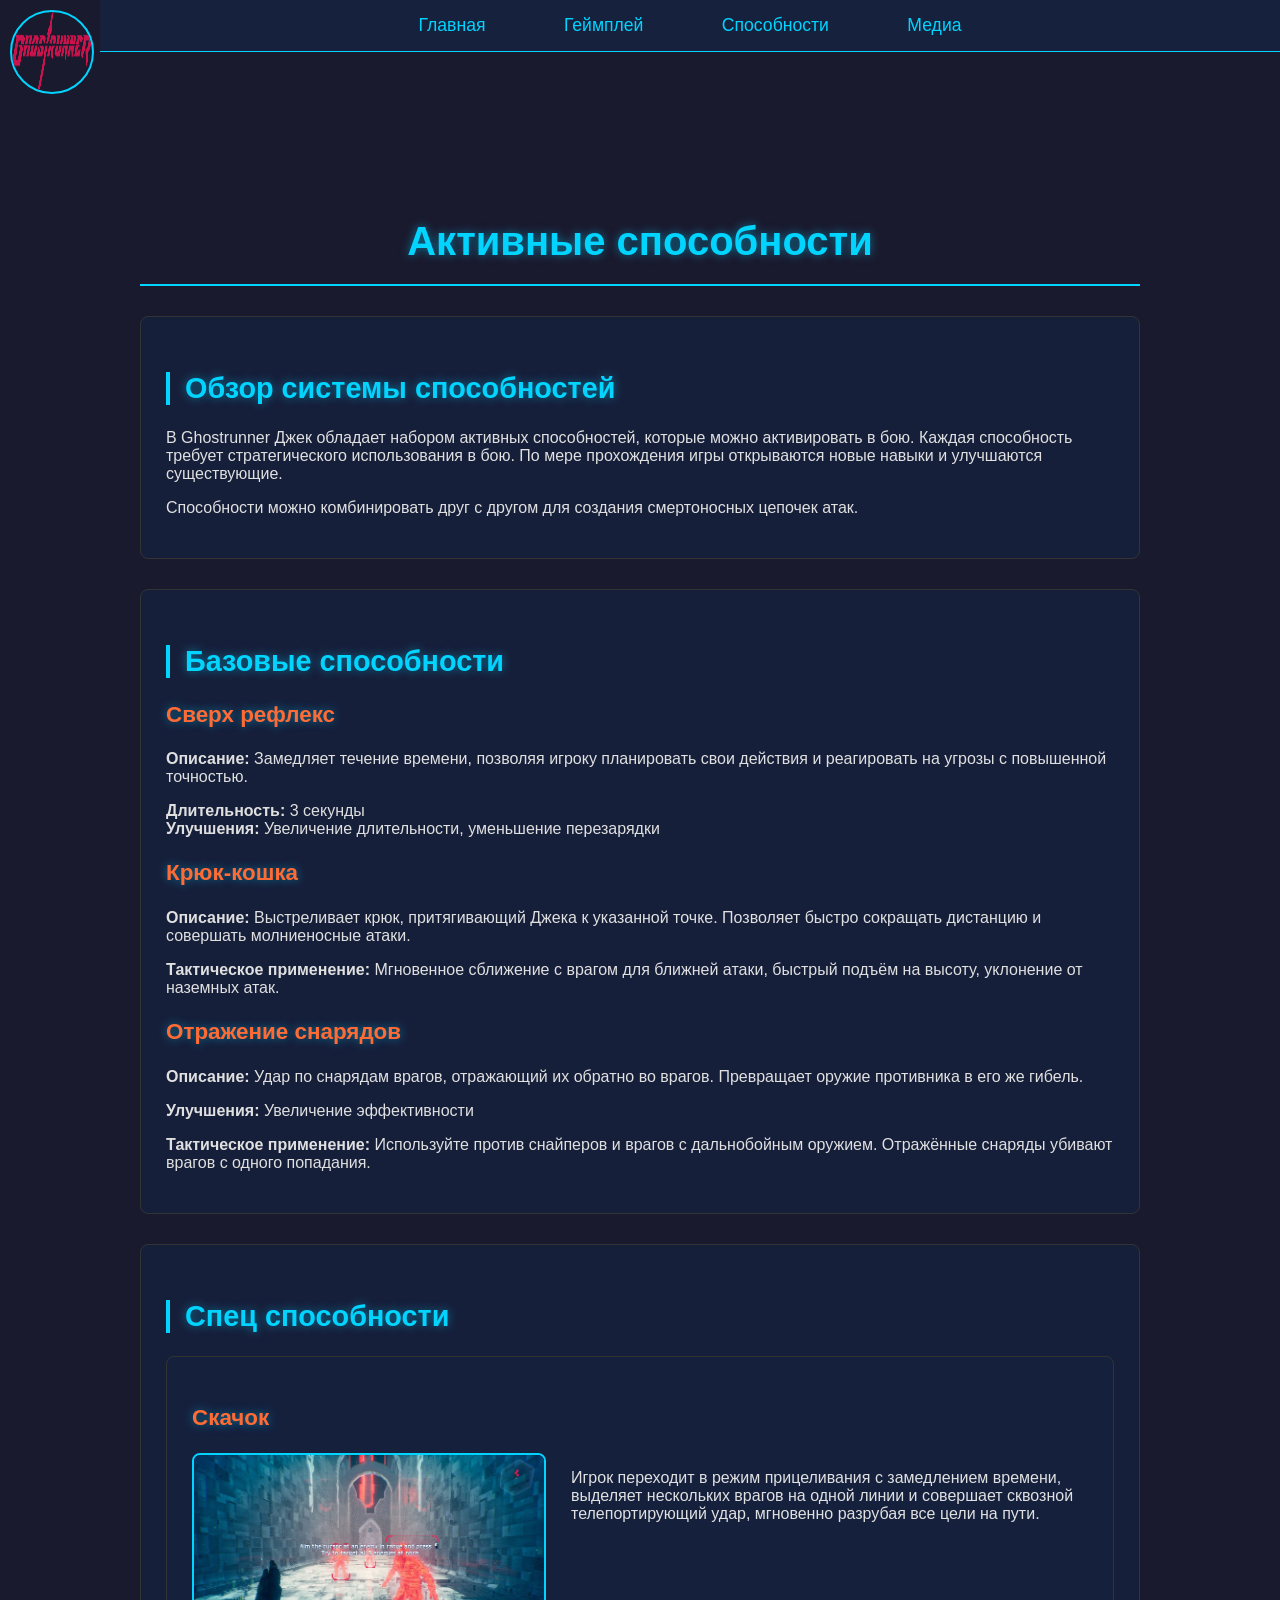
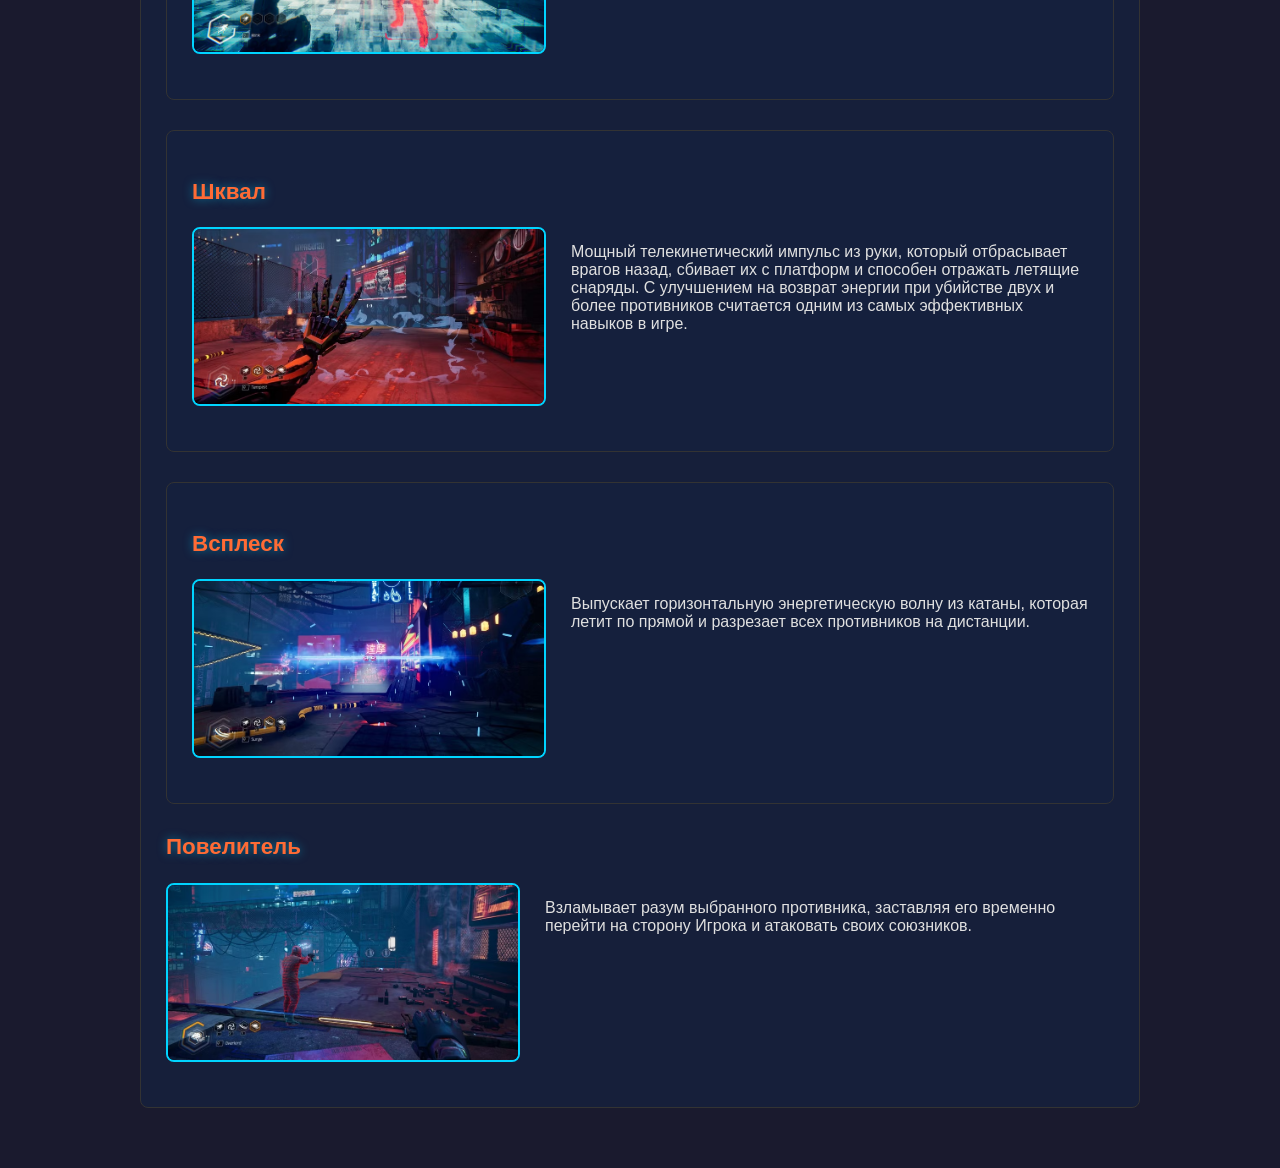
<file: docs/abilities.html>
<!DOCTYPE html>
<html lang="ru">
<head>
    <meta charset="UTF-8">
    <meta name="viewport" content="width=device-width, initial-scale=1.0">
    <title>Ghostrunner Wiki - Активные способности</title>
    <link rel="stylesheet" href="style.css">
</head>
<body>
    <div class="logo-container">
        <a href="index.html">
            <img src="images/Ghostrunner_Logo.png" alt="Ghostrunner - Главная страница">
        </a>
    </div>

    <nav>
        <a href="index.html">Главная</a>
        <a href="gameplay.html">Геймплей</a>
        <a href="abilities.html">Способности</a>
        <a href="media.html">Медиа</a>
    </nav>

    <div class="content">
        <h1>Активные способности</h1>

        <section>
            <h2>Обзор системы способностей</h2>
            <p>
                В Ghostrunner Джек обладает набором активных способностей, которые можно активировать в бою. 
                Каждая способность требует стратегического использования в бою. 
                По мере прохождения игры открываются новые навыки и улучшаются существующие.
            </p>
            <p>
                Способности можно комбинировать друг с другом для создания смертоносных цепочек атак. 
            </p>
        </section>

        <section>
            <h2>Базовые способности</h2>
            
            <h3>Сверх рефлекс</h3>
            
            <p>
                <strong>Описание:</strong> Замедляет течение времени, позволяя игроку планировать свои действия и реагировать на угрозы с повышенной точностью.
            </p>
            <p>
                <strong>Длительность:</strong> 3 секунды<br>
                <strong>Улучшения:</strong> Увеличение длительности, уменьшение перезарядки
            </p>

            <h3>Крюк-кошка </h3>
            <p>
                <strong>Описание:</strong> Выстреливает крюк, притягивающий Джека к указанной точке. 
                Позволяет быстро сокращать дистанцию и совершать молниеносные атаки.
            </p>
            <p>
                <strong>Тактическое применение:</strong> Мгновенное сближение с врагом для ближней атаки, 
                быстрый подъём на высоту, уклонение от наземных атак.
            </p>

            <h3>Отражение снарядов</h3>
            <p>
                <strong>Описание:</strong> Удар по снарядам врагов, отражающий их обратно во врагов. 
                Превращает оружие противника в его же гибель.
            </p>
            <p>
                <strong>Улучшения:</strong> Увеличение эффективности
            </p>
            <p>
                <strong>Тактическое применение:</strong> Используйте против снайперов и врагов с дальнобойным оружием. 
                Отражённые снаряды убивают врагов с одного попадания.
            </p>
        </section>

        <section>
            <h2>Спец способности</h2>

            <section>
            <h3>Скачок</h3>
            <div class="image-text-container">
                <img src="images/image3.jpg" alt="Скриншот из игры Ghostrunner">
                <div class="text-block">
                    <p>
                        Игрок переходит в режим прицеливания с замедлением времени, выделяет нескольких врагов на одной линии и совершает сквозной телепортирующий удар, мгновенно разрубая все цели на пути.
                    </p>
                </div>
            </div>
            </section>
            
            <section>
            <h3>Шквал</h3>
            <div class="image-text-container">
                <img src="images/image4.jpg" alt="Скриншот из игры Ghostrunner">
                <div class="text-block">
                    <p>
                        Мощный телекинетический импульс из руки, который отбрасывает врагов назад, сбивает их с платформ и способен отражать летящие снаряды. С улучшением на возврат энергии при убийстве двух и более противников считается одним из самых эффективных навыков в игре.
                    </p>
                </div>
            </div>
            </section>
            
            <section>
            <h3>Всплеск</h3>
            <div class="image-text-container">
                <img src="images/image5.jpg" alt="Скриншот из игры Ghostrunner">
                <div class="text-block">
                    <p>
                        Выпускает горизонтальную энергетическую волну из катаны, которая летит по прямой и разрезает всех противников на дистанции.
                    </p>
                </div>
            </div>
            </section>

            <h3>Повелитель</h3>
            <div class="image-text-container">
                <img src="images/image6.jpg" alt="Скриншот из игры Ghostrunner">
                <div class="text-block">
                    <p>
                        Взламывает разум выбранного противника, заставляя его временно перейти на сторону Игрока и атаковать своих союзников.
                </div>
            </div>
            </section>
        </section>
    </div>
        
</body>
</html>
</file>
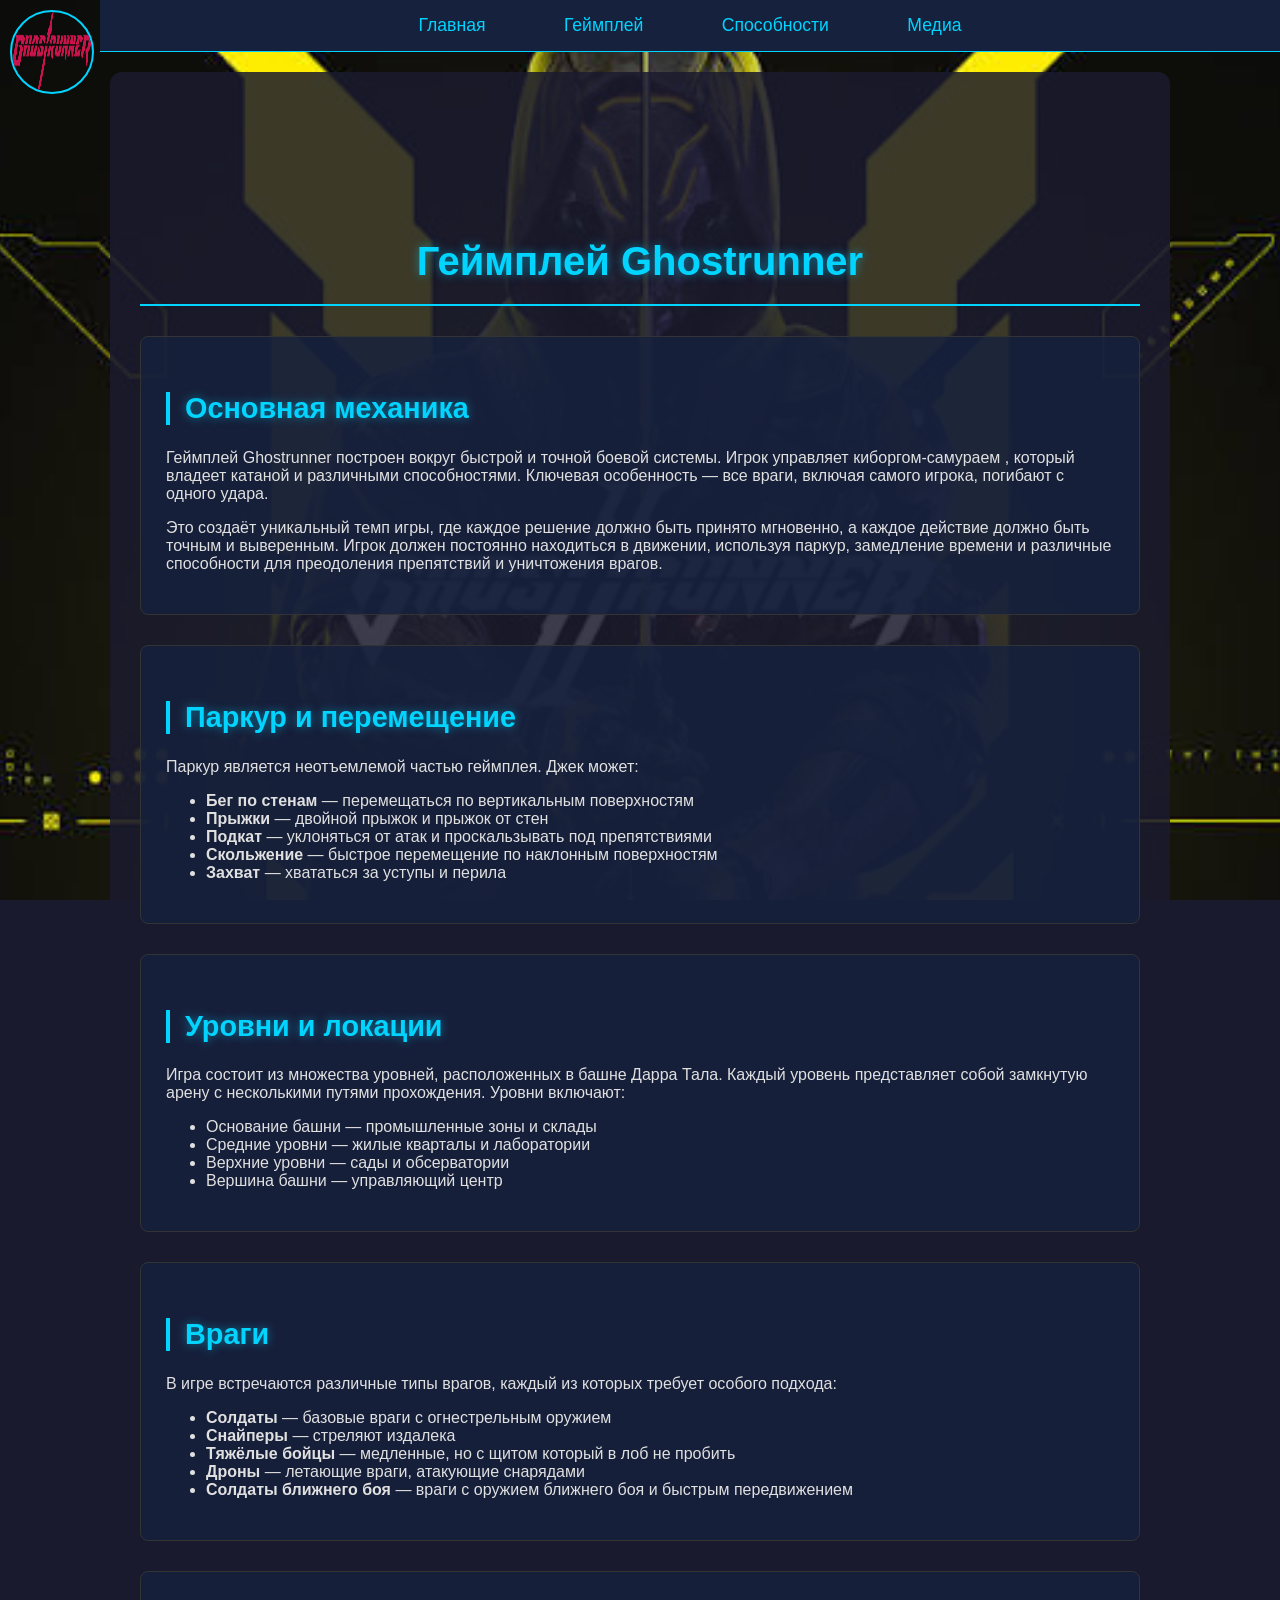
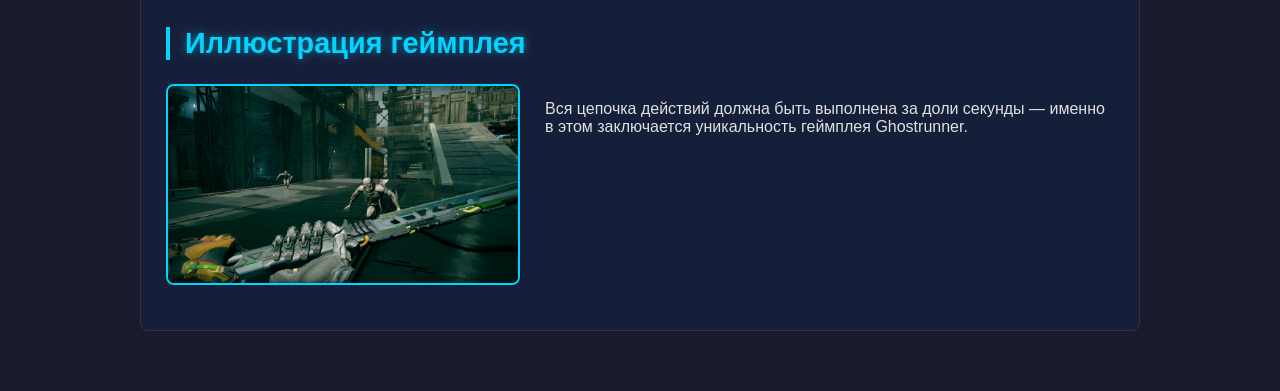
<file: docs/gameplay.html>
<!DOCTYPE html>
<html lang="ru">
<head>
    <meta charset="UTF-8">
    <meta name="viewport" content="width=device-width, initial-scale=1.0">
    <title>Ghostrunner Wiki - Геймплей</title>
    <link rel="stylesheet" href="style.css">

</head>
<body class="bg-image-page">
    <div class="logo-container">
        <a href="index.html">
            <img src="images/Ghostrunner_Logo.png" alt="Ghostrunner - Главная страница">
        </a>
    </div>

    <nav>
        <a href="index.html">Главная</a>
        <a href="gameplay.html">Геймплей</a>
        <a href="abilities.html">Способности</a>
        <a href="media.html">Медиа</a>
    </nav>

    <div class="content">
        <h1>Геймплей Ghostrunner</h1>

        <section>
            <h2>Основная механика</h2>
            <p>
                Геймплей Ghostrunner построен вокруг быстрой и точной боевой системы. Игрок управляет киборгом-самураем 
                , который владеет катаной и различными способностями. Ключевая особенность — все враги, 
                включая самого игрока, погибают с одного удара.
            </p>
            <p>
                Это создаёт уникальный темп игры, где каждое решение должно быть принято мгновенно, а каждое действие 
                должно быть точным и выверенным. Игрок должен постоянно находиться в движении, используя паркур, 
                замедление времени и различные способности для преодоления препятствий и уничтожения врагов.
            </p>
        </section>

        <section>
            <h2>Паркур и перемещение</h2>
            <p>
                Паркур является неотъемлемой частью геймплея. Джек может:
            </p>
            <ul>
                <li><strong>Бег по стенам</strong> — перемещаться по вертикальным поверхностям</li>
                <li><strong>Прыжки</strong> — двойной прыжок и прыжок от стен</li>
                <li><strong>Подкат</strong> — уклоняться от атак и проскальзывать под препятствиями</li>
                <li><strong>Скольжение</strong> — быстрое перемещение по наклонным поверхностям</li>
                <li><strong>Захват</strong> — хвататься за уступы и перила</li>
            </ul>
        </section>

        <section>
            <h2>Уровни и локации</h2>
            <p>
                Игра состоит из множества уровней, расположенных в башне Дарра Тала. Каждый уровень представляет собой 
                замкнутую арену с несколькими путями прохождения. Уровни включают:
            </p>
            <ul>
                <li>Основание башни — промышленные зоны и склады</li>
                <li>Средние уровни — жилые кварталы и лаборатории</li>
                <li>Верхние уровни — сады и обсерватории</li>
                <li>Вершина башни — управляющий центр</li>
            </ul>
        </section>

        <section>
            <h2>Враги</h2>
            <p>
                В игре встречаются различные типы врагов, каждый из которых требует особого подхода:
            </p>
            <ul>
                <li><strong>Солдаты</strong> — базовые враги с огнестрельным оружием</li>
                <li><strong>Снайперы</strong> — стреляют издалека</li>
                <li><strong>Тяжёлые бойцы</strong> — медленные, но с щитом который в лоб не пробить</li>
                <li><strong>Дроны</strong> — летающие враги, атакующие снарядами</li>
                <li><strong>Солдаты ближнего боя</strong> — враги с оружием ближнего боя и быстрым передвижением</li>
            <ul> 
        </section>


        <section>
            <h2>Иллюстрация геймплея</h2>
            <div class="image-text-container">
                <!-- Вставьте ссылку на изображение -->
                <img src="images/image2.jpg" alt="Иллюстрация геймплея Ghostrunner">
                <div class="text-block">
                    <p>
                        Вся цепочка действий должна быть выполнена за доли секунды — именно в этом заключается уникальность 
                        геймплея Ghostrunner.
                    </p>
                </div>
            </div>
        </section>
    </div>
</body>
</html>
</file>
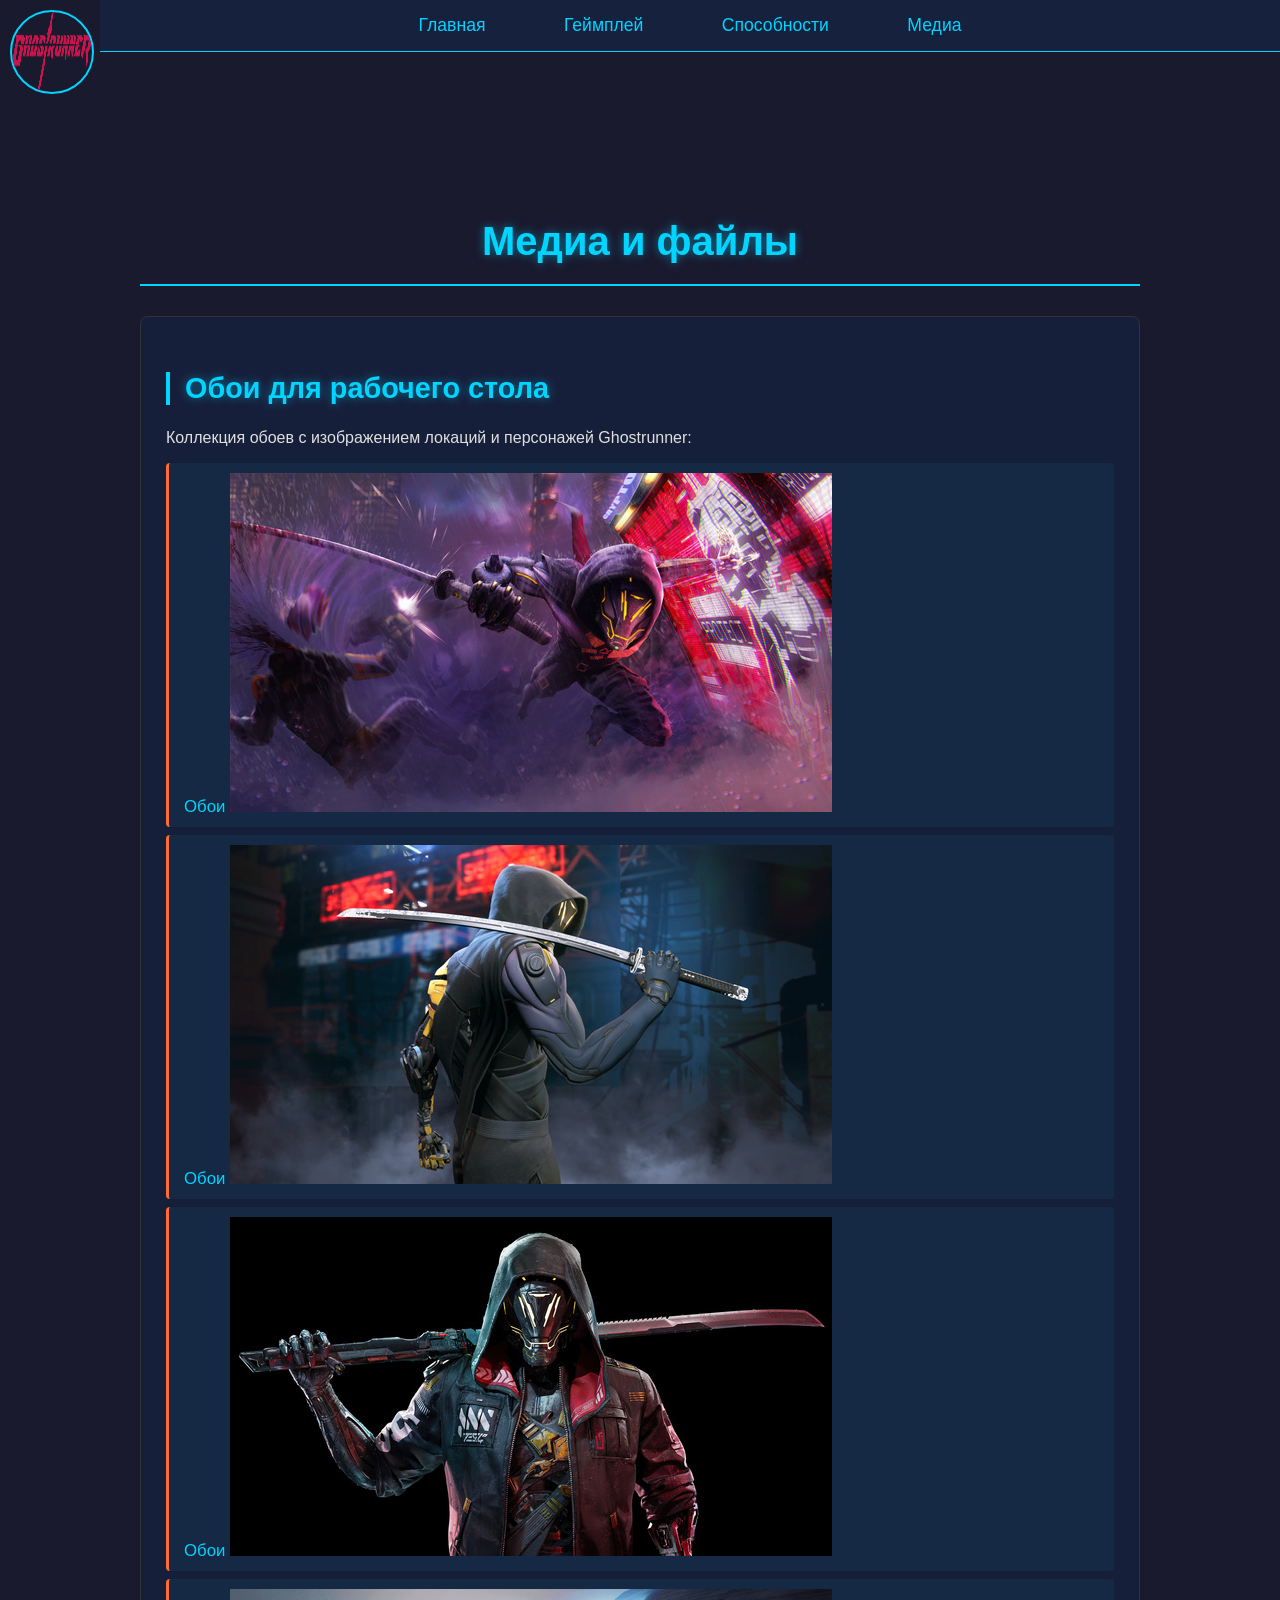
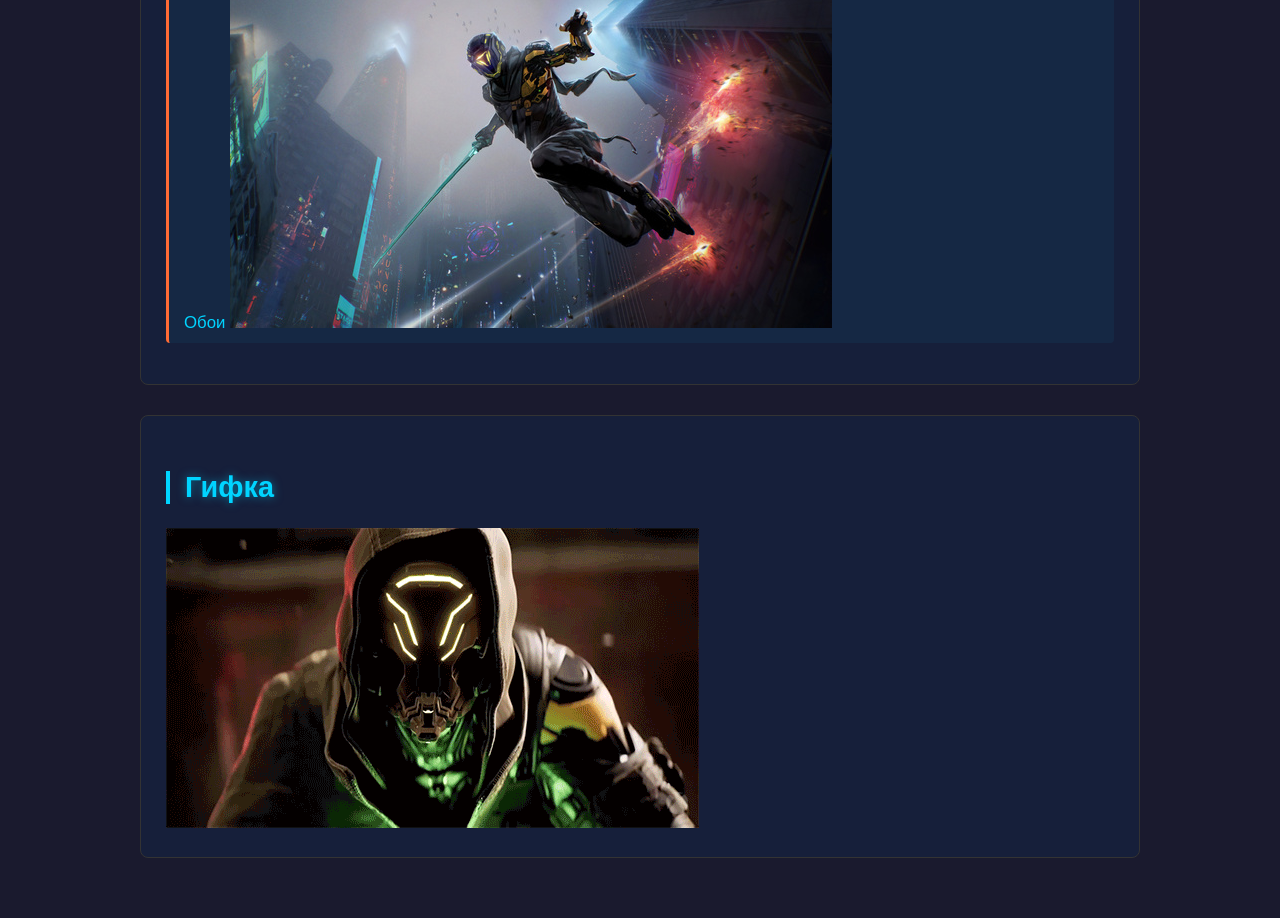
<file: docs/media.html>
<!DOCTYPE html>
<html lang="ru">
<head>
    <meta charset="UTF-8">
    <meta name="viewport" content="width=device-width, initial-scale=1.0">
    <title>Ghostrunner Wiki - Медиа и файлы</title>
    <link rel="stylesheet" href="style.css">
</head>
<body>
    <div class="logo-container">
        <a href="index.html">
            <img src="images/Ghostrunner_Logo.png" alt="Здесь могла быть ваша реклама">
        </a>
    </div>

    <nav>
        <a href="index.html">Главная</a>
        <a href="gameplay.html">Геймплей</a>
        <a href="abilities.html">Способности</a>
        <a href="media.html">Медиа</a>
    </nav>

    <div class="content">
        <h1>Медиа и файлы</h1>

        <section>
            <h2>Обои для рабочего стола</h2>
            <p>Коллекция обоев с изображением локаций и персонажей Ghostrunner:</p>
            <ul class="file-links">
                <li><a href="">Обои </a><img src="images/image10.jpg" alt="Здесь могла быть ваша реклама"></li>
                <li><a href="">Обои </a><img src="images/image11.jpg" alt="Здесь могла быть ваша реклама"></li>
                <li><a href="">Обои </a><img src="images/image12.jpg" alt="Здесь могла быть ваша реклама"></li>
                <li><a href="">Обои </a><img src="images/image13.jpg" alt="Здесь могла быть ваша реклама"></li>
            </ul>
        </section>

        <section>
            <h2>Гифка</h2>
            <img src="images/gif.gif" alt="Здесь могла быть ваша реклама">
        </section>
    </div>
</body>
</html>
</file>
<file: docs/style.css>
body {
    background-color: #1a1a2e;
    color: #e0e0e0;
    font-family: 'Segoe UI', Tahoma, Geneva, Verdana, sans-serif;
    margin: 0;
    padding: 0;
    min-height: 100vh;
}

h1, h2, h3, h4 {
    color: #00d4ff;
    text-shadow: 0 0 10px rgba(0, 212, 255, 0.5);
}

h1 {
    font-size: 2.5em;
    text-align: center;
    padding: 20px;
    border-bottom: 2px solid #00d4ff;
    margin-bottom: 30px;
}

h2 {
    font-size: 1.8em;
    border-left: 4px solid #00d4ff;
    padding-left: 15px;
    margin-top: 30px;
}

h3 {
    font-size: 1.4em;
    color: #ff6b35;
}

.logo-container {
    position: fixed;
    top: 10px;
    left: 10px;
    z-index: 1000;
}

.logo-container a img {
    width: 80px;
    height: 80px;
    border-radius: 50%;
    border: 2px solid #00d4ff;
    transition: transform 0.3s ease, box-shadow 0.3s ease;
}

.logo-container a img:hover {
    transform: scale(1.1);
    box-shadow: 0 0 20px rgba(0, 212, 255, 0.8);
}

nav {
    background-color: #16213e;
    padding: 15px;
    text-align: center;
    border-bottom: 1px solid #00d4ff;
    margin-left: 100px;
}

nav a {
    color: #00d4ff;
    text-decoration: none;
    margin: 0 20px;
    font-size: 1.1em;
    padding: 8px 16px;
    border: 1px solid transparent;
    border-radius: 4px;
    transition: all 0.3s ease;
}

nav a:hover {
    border: 1px solid #00d4ff;
    background-color: rgba(0, 212, 255, 0.1);
    text-shadow: 0 0 8px rgba(0, 212, 255, 0.8);
}

.content {
    max-width: 1000px;
    margin: 0 auto;
    padding: 30px;
    padding-top: 120px;
}

section {
    background-color: rgba(22, 33, 62, 0.8);
    border-radius: 8px;
    padding: 25px;
    margin-bottom: 30px;
    border: 1px solid #333;
}

.file-links {
    list-style: none;
    padding: 0;
}

.file-links li {
    padding: 10px 15px;
    margin: 8px 0;
    background-color: rgba(0, 212, 255, 0.05);
    border-left: 3px solid #ff6b35;
    border-radius: 4px;
    transition: background-color 0.3s ease;
}

.file-links li:hover {
    background-color: rgba(0, 212, 255, 0.15);
}

.file-links a {
    color: #00d4ff;
    text-decoration: none;
    font-size: 1.05em;
}

.file-links a:hover {
    text-decoration: underline;
    color: #ff6b35;
}

.image-text-container {
    display: flex;
    align-items: flex-start;
    gap: 25px;
    margin: 20px 0;
}

.image-text-container img {
    width: 350px;
    height: auto;
    border-radius: 8px;
    border: 2px solid #00d4ff;
    flex-shrink: 0;
}

.image-text-container .text-block {
    flex: 1;
}

/* Анимация - пульсация заголовка */
@keyframes pulse {
    0% { text-shadow: 0 0 10px rgba(0, 212, 255, 0.5); }
    50% { text-shadow: 0 0 25px rgba(0, 212, 255, 0.9), 0 0 40px rgba(0, 212, 255, 0.4); }
    100% { text-shadow: 0 0 10px rgba(0, 212, 255, 0.5); }
}

h1 {
    animation: pulse 3s infinite;
}


section {
    animation: fadeInUp 0.8s ease forwards;
}

@keyframes neonBlink {
    0%, 19%, 21%, 23%, 25%, 54%, 56%, 100% {
        border-color: #00d4ff;
        box-shadow: 0 0 10px rgba(0, 212, 255, 0.5);
    }
    20%, 24%, 55% {
        border-color: transparent;
        box-shadow: none;
    }
}

.neon-border {
    animation: neonBlink 4s infinite;
    border: 2px solid #00d4ff;
}

body.bg-image-page {
    background-image: url('images/image7.jpg');
    background-size: cover;
    background-position: center;
    background-attachment: fixed;
    background-repeat: no-repeat;
}

body.bg-image-page .content {
    background-color: rgba(26, 26, 46, 0.85);
    border-radius: 12px;
    margin-top: 20px;
}

table {
    width: 100%;
    border-collapse: collapse;
    margin: 20px 0;
}

table th, table td {
    padding: 12px 15px;
    text-align: left;
    border: 1px solid #333;
}

table th {
    background-color: #16213e;
    color: #00d4ff;
}

table tr:nth-child(even) {
    background-color: rgba(22, 33, 62, 0.5);
}

table tr:hover {
    background-color: rgba(0, 212, 255, 0.1);
}

.img-placeholder {
    width: 350px;
    height: 250px;
    background-color: rgba(0, 212, 255, 0.1);
    border: 2px dashed #00d4ff;
    border-radius: 8px;
    display: flex;
    align-items: center;
    justify-content: center;
    color: #666;
    font-style: italic;
}

@keyframes glow {
    from { box-shadow: 0 0 5px rgba(0, 212, 255, 0.3); }
    to { box-shadow: 0 0 20px rgba(0, 212, 255, 0.6); }
}

section:hover {
    animation: glow 1s ease-in-out infinite alternate;
}
</file>
